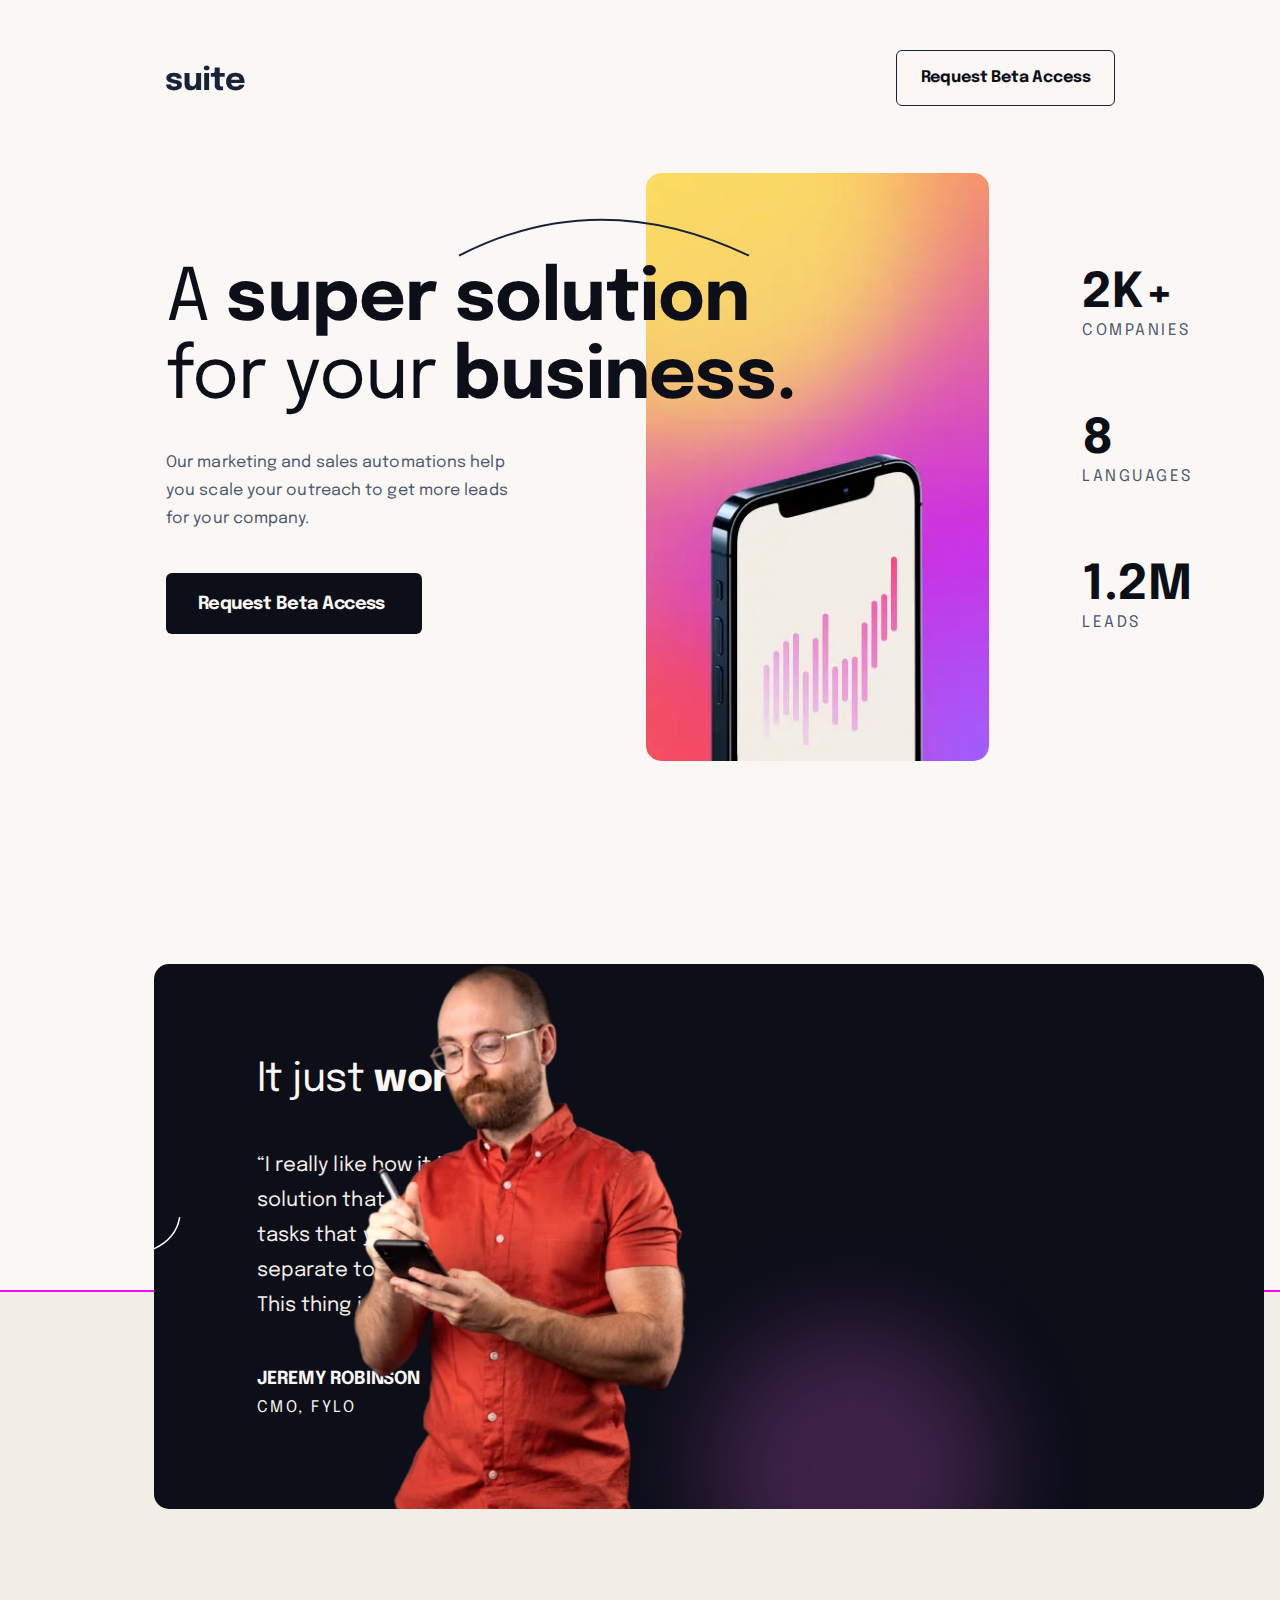
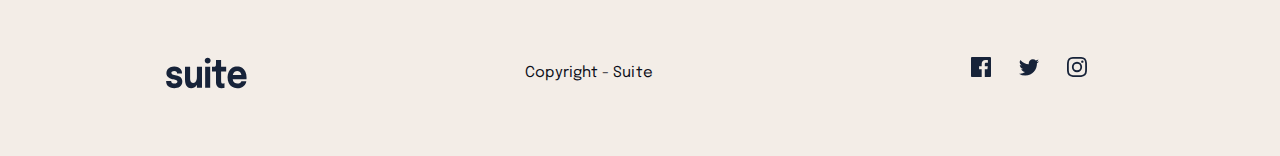
<file: index.html>
<!DOCTYPE html>
<html lang="en">

<head>
  <meta charset="UTF-8">
  <meta name="viewport" content="width=device-width, initial-scale=1.0">

  <link rel="icon" type="image/png" sizes="32x32" href="./assets/favicon-32x32.png">

  <!-- Google Fonts -->
  <link rel="preconnect" href="https://fonts.googleapis.com">
  <link rel="preconnect" href="https://fonts.gstatic.com" crossorigin>
  <link href="https://fonts.googleapis.com/css2?family=Epilogue:wght@400;600;700&display=swap" rel="stylesheet">

  <!-- CSS Stylesheet -->
  <link rel="stylesheet" href="css/reset.css">
  <link rel="stylesheet" href="css/style.css">

  <title>Frontend Mentor | Suite landing page</title>
</head>

<body>
  <header class="header container">
    <div class="header__logo">
      <img src="assets/logo.svg" alt="Suite logo">
    </div>
    <a href=" #" class="btnSecondary btnSecondary--hover">Request Beta Access</a>
  </header>

  <main class="main">
    <!-- HERO SECTION -->
    <div class="hero">
      <div class="hero__container container">
        <div class="hero__content">
          <img class="curve__line" src="assets/pattern-curved-line-1.svg" alt="curve line pattern">
          <h1 class="fs-750">A <span class="fw-700">super solution</span> <br> for your <span
              class="fw-700">business.</span></h1>

          <p class="fs-300 fw-400 text-grey">Our marketing and sales automations help you scale your outreach to
            get more leads for your company.</p>
          <a href=" #" class="btn btnPrimary btnPrimary--hover">Request Beta Access</a>
        </div>
        <picture class="hero__image">
          <source srcset="assets/image-hero-portrait.webp, assets/image-hero-portrait@2x.webp 2x" type="image/webp"
            media="(min-width: 768px)">
          <source srcset="assets/image-hero-portrait.png, assets/image-hero-portrait@2x.png 2x" type="image/png"
            media="(min-width: 768px)">
          <source srcset="assets/image-hero-landscape.webp, assets/image-hero-landscape@2x.webp 2x" type="image/webp">
          <source srcset="assets/image-hero-landscape.png, assets/image-hero-landscape@2x.png 2x" type="image/png">
          <img src="assets/image-hero-landscape.png" width="343" height="240" alt="Suite mobile app">
        </picture>
        <section class="stats">
          <div class="stats__content item-1">
            <h2 class="fs-700 fw-700">2K+</h2>
            <span class="uppercase text-grey letter-spacing-1">Companies</span>
          </div>
          <div class="stats__content item-1">
            <h2 class="fs-700 fw-700">8</h2>
            <span class="uppercase text-grey letter-spacing-1">Languages</span>
          </div>
          <div class="stats__content item-1">
            <h2 class="fs-700 fw-700">1.2M</h2>
            <span class="uppercase text-grey letter-spacing-1">Leads</span>
          </div>
        </section>
      </div>
    </div> <!-- end hero -->
    <!-- FEATURE -->
    <section class="feature">
      <div class="feature__container container">
        <div class="feature__bg">
          <div class="feature__content">

            <picture class="feature__photo">
              <source srcset="assets/image-jeremy-large.webp, assets/image-jeremy-large@2x.webp 2x" type="image/webp"
                media="(min-width: 768px)">
              <source srcset="assets/image-jeremy-large.png, assets/image-jeremy-large@2x.png 2x" type="image/png"
                media="(min-width: 1110px)">
              <source srcset="assets/image-jeremy-small.webp, assets/image-jeremy-small@2x.webp 2x" type="image/webp">
              <source srcset="assets/image-jeremy-small.png, assets/image-jeremy-small@2x.png 2x" type="image/png">
              <img src="assets/image-jeremy-small.png" width="243" height="395" alt="Jeremy using the Suite mobile app">
            </picture>
            <img src="assets/pattern-blur.svg" alt="blurred purple circle pattern" class="bg-pattern">

            <img class="feature__curved-line" src="assets/pattern-curved-line-2.svg" alt="">
            <section class="feature__text--content-box">
              <div class="feature__text-content">
                <h2 class="feature__heading fs-750">
                  It just <span class="fw-700">works.</span>
                </h2>
                <p class="feature__text fs-400 fw-400 text-cream">
                  “I really like how it is an all-in-one solution that handle many of
                  the tasks that you would normally need separate tools to do the same
                  job. This thing is a miracle worker.”
                <div class="feature__cmo-name">
                  <p class="uppercase fs-400 fw-700">Jeremy Robinson</p>
                  <span class="fs-300 uppercase fw-400">CMO, Fylo</span>
                </div>
              </div>
            </section>
          </div>
        </div>
      </div>
    </section>
  </main>
  <footer class="footer">
    <div class="footer__container container">
      <div class="footer__content">
        <a href="#" class="img-wrapper">
          <img src="assets/logo.svg" alt="suite logo" class="footer__logo">
        </a>
        <p class="copyright fs-200 fw-400">Copyright - Suite</p>
        <ul class="footer__socials">
          <li class="footer__social"><a href="#" class="img-wrapper" aria-label="Suite Facebook page"><img
                class="footer__social-icon" src="assets/icon-facebook.svg" alt="Facebook icon"></a></li>
          <li class="footer__social"><a href="#" class="img-wrapper" aria-label="Suite Facebook page"><img
                class="footer__social-icon" src="assets/icon-twitter.svg" alt="Twitter icon"></a></li>
          <li class="footer__social"><a href="#" class="img-wrapper" aria-label="Suite Facebook page"><img
                class="footer__social-icon" src="assets/icon-instagram.svg" alt="Instagram icon"></a></li>
        </ul>
      </div>
    </div>
  </footer>
</body>

</html>
</file>
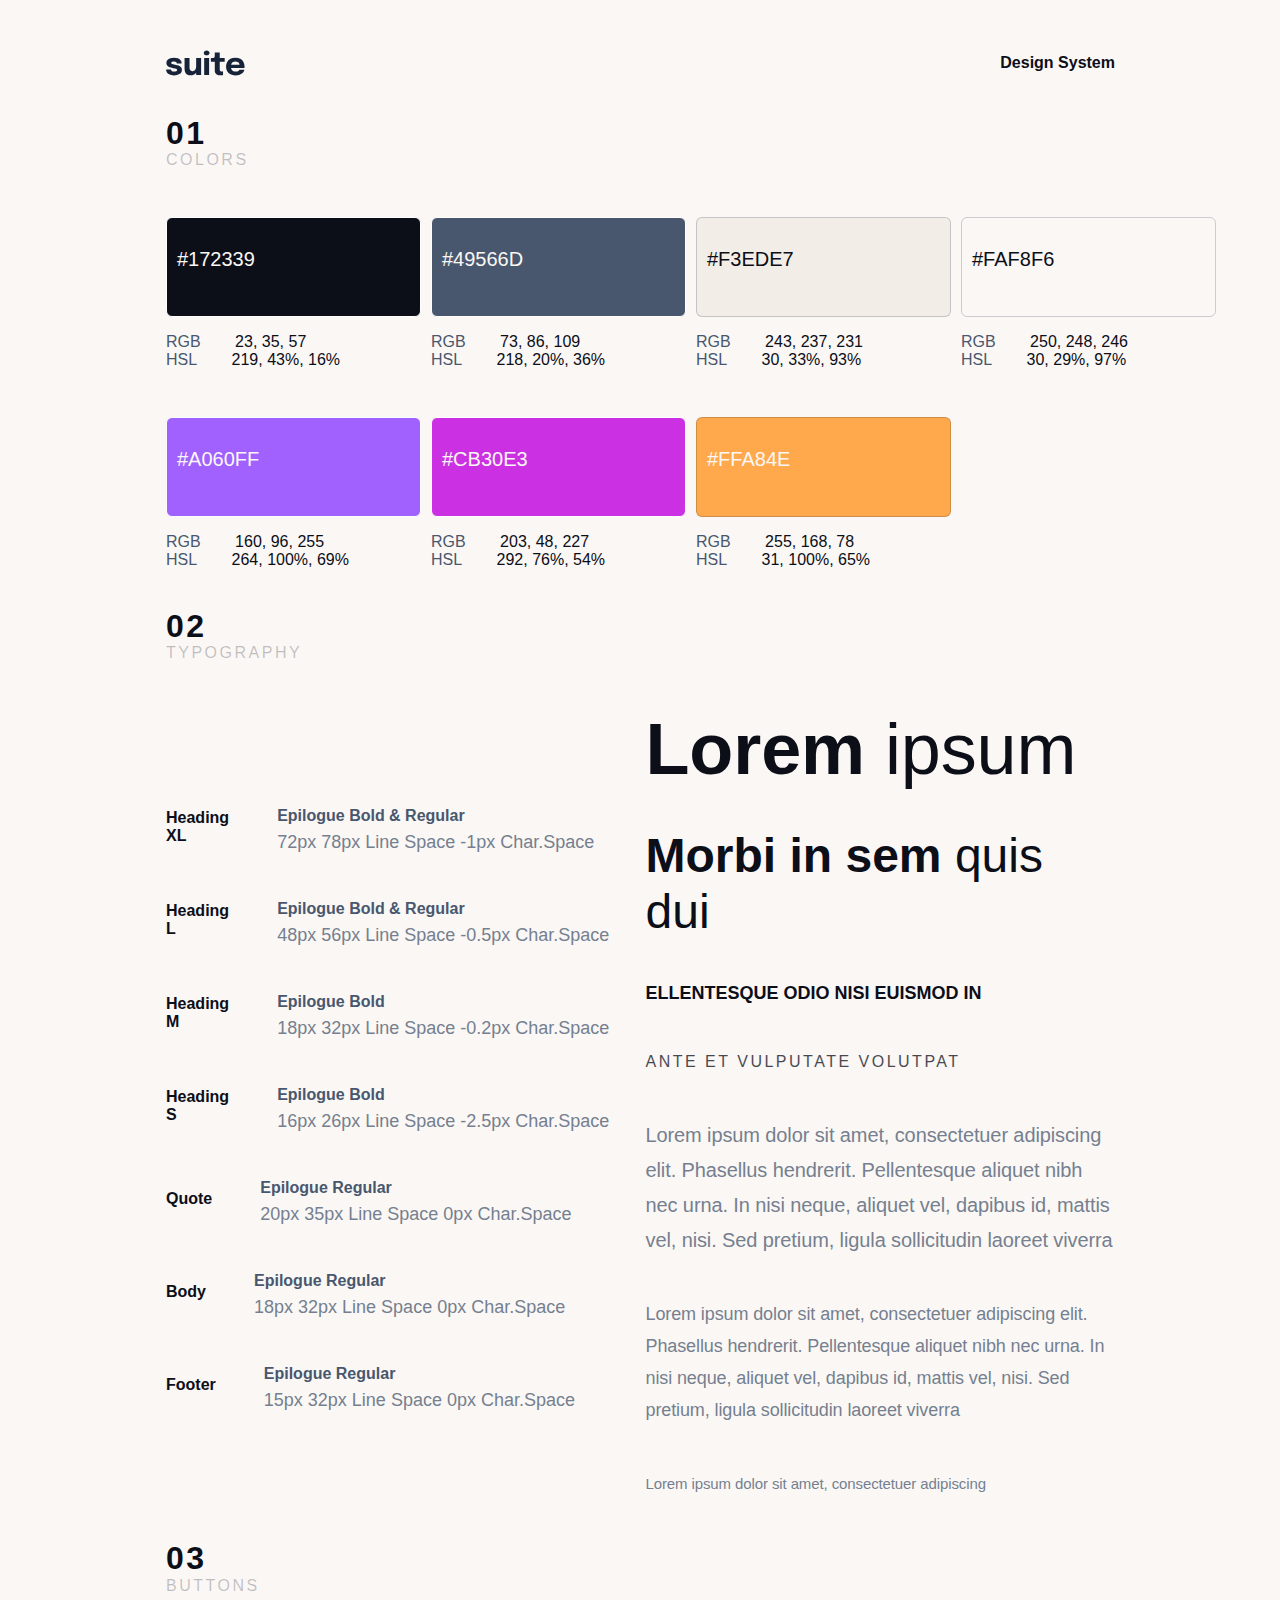
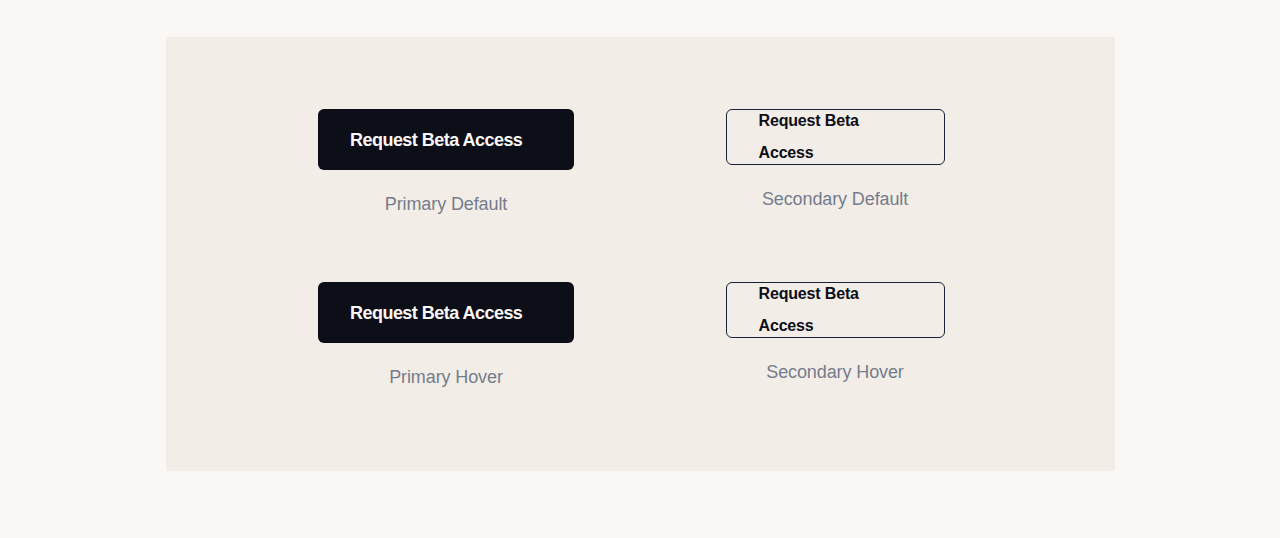
<file: design_system.html>
<!DOCTYPE html>
<html lang="en">

<head>
  <meta charset="UTF-8">
  <meta http-equiv="X-UA-Compatible" content="IE=edge">
  <meta name="viewport" content="width=device-width, initial-scale=1.0">
  <link rel="stylesheet" href="css/reset.css">
  <link rel="stylesheet" href="css/style.css">
  <title>Design System</title>
</head>

<body>
  <div class="container">

    <div class="flex">
      <img src="assets/logo.svg" alt="suite logo">
      <h1 class="fs-300" style="font-weight: 700">Design System</h1>
    </div>

    <section style="margin: 4rem 0">

      <h2 class="numbered-title" style="margin-bottom: 4.8rem"><span class="fs-600">01</span> colors</h2>

      <div class="flex">
        <div style="flex-grow: 0">
          <div class="bg-dark text-white ff-serif fs-500"
            style="margin-bottom: 16px; width: 255px; height: 100px; padding: 3rem 1rem 1rem; border: 1px solid white; border-radius: 6px">
            #172339</div>
          <p><span class="text-grey" style="padding-right: 3rem">RGB</span> 23, 35, 57</p>
          <p><span class="text-grey" style="padding-right: 3rem">HSL</span> 219, 43%, 16%</p>
        </div>
        <div style="flex-grow: 0;">
          <div class="bg-grey text-white ff-serif fs-500"
            style="margin-bottom: 16px; width: 255px; height: 100px;padding: 3rem 1rem 1rem; border: 1px solid white; border-radius: 6px">
            #49566D</div>
          <p><span class="text-grey" style="padding-right: 3rem">RGB</span> 73, 86, 109</p>
          <p><span class="text-grey" style="padding-right: 3rem">HSL</span> 218, 20%, 36%</p>
        </div>
        <div style="flex-grow: 0;">
          <div class="bg-cream text-dark ff-serif fs-500"
            style="margin-bottom: 16px; width: 255px; height: 100px; padding: 3rem 1rem 1rem; border: 1px solid rgba(23, 35, 57, 0.201979); border-radius: 6px">
            #F3EDE7</div>
          <p><span class="text-grey" style="padding-right: 3rem">RGB</span> 243, 237, 231</p>
          <p><span class="text-grey" style="padding-right: 3rem">HSL</span> 30, 33%, 93%</p>
        </div>
        <div style="flex-grow: 1;">
          <div class="bg-light text-dark ff-serif fs-500"
            style="margin-bottom: 16px; width: 255px; height: 100px; padding: 3rem 1rem 1rem; border: 1px solid rgba(23, 35, 57, 0.201979); border-radius: 6px">
            #FAF8F6</div>
          <p><span class="text-grey" style="padding-right: 3rem">RGB</span> 250, 248, 246</p>
          <p><span class="text-grey" style="padding-right: 3rem">HSL</span> 30, 29%, 97%</p>
        </div>
      </div>
      <!-- Bottom colors -->
      <div class="flex" style="margin-top: 4.8rem">
        <div style="flex-grow: 0;">
          <div class="bg-purple text-white ff-serif fs-500"
            style="margin-bottom: 16px; width: 255px; height: 100px; padding: 3rem 1rem 1rem; border: 1px solid white; border-radius: 6px">
            #A060FF</div>
          <p><span class="text-grey" style="padding-right: 3rem">RGB</span> 160, 96, 255</p>
          <p><span class="text-grey" style="padding-right: 3rem">HSL</span> 264, 100%, 69%</p>
        </div>
        <div style="flex-grow: 0;">
          <div class="bg-pink text-white ff-serif fs-500"
            style="margin-bottom: 16px; width: 255px; height: 100px;padding: 3rem 1rem 1rem; border: 1px solid white; border-radius: 6px">
            #CB30E3</div>
          <p><span class="text-grey" style="padding-right: 3rem">RGB</span> 203, 48, 227</p>
          <p><span class="text-grey" style="padding-right: 3rem">HSL</span> 292, 76%, 54%</p>
        </div>
        <div style="flex-grow: 1;">
          <div class="bg-orange text-white ff-serif fs-500"
            style="margin-bottom: 16px; width: 255px; height: 100px; padding: 3rem 1rem 1rem; border: 1px solid rgba(23, 35, 57, 0.201979); border-radius: 6px">
            #FFA84E</div>
          <p><span class="text-grey" style="padding-right: 3rem">RGB</span> 255, 168, 78</p>
          <p><span class="text-grey" style="padding-right: 3rem">HSL</span> 31, 100%, 65%</p>
        </div>
      </div>
    </section>

    <section style="margin: 4rem 0">
      <h2 class="numbered-title" style="margin-bottom: 4.8rem"><span class="fs-600">02</span> typography</h2>

      <div class="flex">
        <div class="flow" style="flex-basis: 100%; --flow-space: 4rem;">
          <div style="display: flex; flex-direction: row; gap: 4.8rem; align-items: center">
            <p class="text-dark fw-700" style="display: block;">Heading <span class="d-block">XL</span></p>
            <div>
              <p class="text-grey fw-600" style="line-height: 3.2rem;">Epilogue Bold & Regular</p>
              <p class="fs-400 text-grey" style="opacity: .75">72px 78px Line Space -1px Char.Space</p>
            </div>
          </div>
          <div style="display: flex; flex-direction: row; gap: 4.8rem; align-items: center">
            <p class="text-dark fw-700" style="display: block;">Heading <span class="d-block">L</span></p>
            <div>
              <p class="text-grey fw-600" style="line-height: 3.2rem;">Epilogue Bold & Regular</p>
              <p class="fs-400 text-grey" style="opacity: .75">48px 56px Line Space -0.5px Char.Space</p>
            </div>
          </div>
          <div style="display: flex; flex-direction: row; gap: 4.8rem; align-items: center">
            <p class="text-dark fw-700" style="display: block;">Heading <span class="d-block">M</span></p>
            <div>
              <p class="text-grey fw-600" style="line-height: 3.2rem;">Epilogue Bold</p>
              <p class="fs-400 text-grey" style="opacity: .75">18px 32px Line Space -0.2px Char.Space</p>
            </div>
          </div>
          <div style="display: flex; flex-direction: row; gap: 4.8rem; align-items: center">
            <p class="text-dark fw-700" style="display: block;">Heading <span class="d-block">S</span></p>
            <div>
              <p class="text-grey fw-600" style="line-height: 3.2rem;">Epilogue Bold</p>
              <p class="fs-400 text-grey" style="opacity: .75">16px 26px Line Space -2.5px Char.Space</p>
            </div>
          </div>
          <div style="display: flex; flex-direction: row; gap: 4.8rem; align-items: center">
            <p class="text-dark fw-700"><span class="display: inline;">Quote</span> </p>
            <div>
              <p class="text-grey fw-600" style="line-height: 3.2rem;">Epilogue Regular</p>
              <p class="fs-400 text-grey" style="opacity: .75">20px 35px Line Space 0px Char.Space</p>
            </div>
          </div>
          <div style="display: flex; flex-direction: row; gap: 4.8rem; align-items: center">
            <p class="text-dark fw-700"><span class="display: inline;">Body</span> </p>
            <div>
              <p class="text-grey fw-600" style="line-height: 3.2rem;">Epilogue Regular</p>
              <p class="fs-400 text-grey" style="opacity: .75">18px 32px Line Space 0px Char.Space</p>
            </div>
          </div>
          <div style="display: flex; flex-direction: row; gap: 4.8rem; align-items: center">
            <p class="text-dark fw-700"><span class="display: inline;">Footer</span> </p>
            <div>
              <p class="text-grey fw-600" style="line-height: 3.2rem;">Epilogue Regular</p>
              <p class="fs-400 text-grey" style="opacity: .75">15px 32px Line Space 0px Char.Space</p>
            </div>
          </div>
        </div>
        <!--end of left column-->

        <div class="flow" style="flex-basis: 100%; --flow-space: 4rem;">
          <div>
            <p class="fs-800 letter-spacing-2" style="line-height: 78px"><span class="fw-700">Lorem</span> ipsum</p>
          </div>
          <div>
            <p class="fs-700" style="line-height: 56px"><span class="fw-700">Morbi in sem </span>quis dui</p>
          </div>
          <div>
            <p class="fs-400 uppercase fw-700" style="line-height: 26px">ellentesque odio nisi euismod in</p>
          </div>
          <div>
            <p class="fs-300 uppercase fw-400 letter-spacing-1" style="line-height: 32px; opacity: .75">ante et
              vulputate volutpat</p>
          </div>
          <div>
            <p class="fs-500 fw-400 letter-spacing-2 text-grey" style="line-height: 35px; opacity: .75">Lorem
              ipsum
              dolor sit amet, consectetuer adipiscing elit. Phasellus hendrerit. Pellentesque aliquet nibh nec urna. In
              nisi neque, aliquet vel, dapibus id, mattis vel, nisi. Sed pretium, ligula sollicitudin laoreet viverra
            </p>
          </div>
          <div>
            <p class="fs-400 fw-400 letter-spacing-2 text-grey" style="line-height: 32px; opacity: .75">Lorem
              ipsum dolor sit amet, consectetuer adipiscing elit. Phasellus hendrerit. Pellentesque aliquet nibh nec
              urna. In
              nisi neque, aliquet vel, dapibus id, mattis vel, nisi. Sed pretium, ligula sollicitudin laoreet viverra
            </p>
          </div>
          <div>
            <p class="fs-200 fw-400 letter-spacing-2 text-grey" style="line-height: 35px; opacity: .75">Lorem
              ipsum dolor sit amet, consectetuer adipiscing
            </p>
          </div>
        </div>
      </div>
    </section>

    <!-- BUTTONS -->

    <h2 class="fs-sans numbered-title uppercase fs-300" style="margin-bottom: 4.2rem"><span class="fs-600">03</span>
      buttons
    </h2>

    <section class="btnContainer bg-cream">
      <section>
        <div
          style="display: flex; flex-direction: row; justify-content: center; width: 256px; height: 117px; margin-bottom: 5.6rem;">
          <div>
            <a href=" #" class="btn btnPrimary">Request Beta Access</a>
            <p class="fs-400 fw-400 text-grey letter-spacing-2"
              style="margin-top: 24px; text-align: center; opacity: .75">Primary
              Default</p>
          </div>
        </div>
        <div style="display: flex; flex-direction: row; justify-content: center; width: 256px; height: 117px;">
          <div>
            <a href=" #" class="btn btnPrimary btnPrimary--hover">Request Beta Access</a>
            <p class="fs-400 fw-400 text-grey letter-spacing-2"
              style="margin-top: 24px; text-align: center; opacity: .75">Primary Hover
            </p>
          </div>
        </div>
      </section>
      <section>
        <div
          style="display: flex; flex-direction: row; justify-content: center; width: 256px; height: 117px; margin-bottom: 5.6rem;">
          <div>
            <a href=" #" class="btn btnSecondary">Request Beta Access</a>
            <p class="fs-400 fw-400 text-grey letter-spacing-2"
              style="margin-top: 24px; text-align: center; opacity: .75">Secondary
              Default</p>
          </div>
        </div>
        <div style="display: flex; flex-direction: row; justify-content: center; width: 256px; height: 117px;">
          <div>
            <a href=" #" class="btn btnSecondary btnSecondary--hover">Request Beta Access</a>
            <p class="fs-400 fw-400 text-grey letter-spacing-2"
              style="margin-top: 24px; text-align: center; opacity: .75">Secondary
              Hover</p>
          </div>
        </div>
      </section>
      <!-- <div>
        <a href="#" class="btn btnPrimary btnPrimary--hover">Request Beta Access</a>
        <p style="text-align: center; margin-top: 24px">Primary Hover</p>
      </div> -->

      <!-- <div>
        <div style="width: 256px; height: 117px;">
          <a href="#" class="btnSecondary">Request Beta Access</a>
          <p>Secondary Default</p>
        </div>
        <div>
          <a href="#" class="btn">Request Beta Access</a>
          <p>Secondary Default</p>
        </div>
      </div> -->


    </section>

  </div>
</body>

</html>
</file>
<file: css/style.css>
/* ------------------- */
/* Custom properties   */
/* ------------------- */

:root {
  /* colors */
  --clr-dark: 230 35% 7%;
  --clr-grey: 218, 20%, 36%;
  --clr-cream: 30, 33%, 93%;
  --clr-purple: 264 100% 69%;
  --clr-pink: 292 76% 54%;
  --clr-orange: 31 100% 65%;
  --clr-white: 30 29% 97%;

  /* font-sizes */
  --fs-900: clamp(5rem, 8vw + 1rem, 9.375rem);
  --fs-800: 7.2rem;
  --fs-700: 4.8rem;
  --fs-750: 4rem;
  --fs-600: 3.2rem;
  --fs-500: 2rem;
  --fs-400: 1.8rem;
  --fs-300: 1.6rem;
  --fs-200: 1.5rem;
  --fs-100: 1.4rem;

  /* font-families */
  --ff-sans: "Epilogue", sans-serif;
}

@media screen and (min-width: 48rem) {
  :root {
    --fs-800: 5.6rem;
  }
}

@media screen and (min-width: 69.375rem) {
  :root {
    /* font-sizes */
    --fs-800: 7.2rem;
  }
}

/* ------------------- */
/* Utility classes     */
/* ------------------- */

/* general */

.flex {
  display: flex;
  justify-content: space-between;
  align-items: center;
  gap: var(--gap, 1rem);
}

.grid {
  display: grid;
  gap: var(--gap, 1rem);
}

.d-block {
  display: block;
}

.flow > *:where(:not(:first-child)) {
  margin-top: var(--flow-space, 1rem);
}

.flow--space-small {
  --flow-space: 0.75rem;
}

.container {
  width: 100%;
  max-width: 40rem;
  margin: 0 auto;
  padding: 2.4rem 1.6rem 0 1.6rem;
}

.sr-only {
  position: absolute;
  width: 1px;
  height: 1px;
  padding: 0;
  margin: -1px;
  overflow: hidden;
  clip: rect(0, 0, 0, 0);
  white-space: nowrap; /* added line */
  border: 0;
}

.skip-to-content {
  position: absolute;
  z-index: 9999;
  background: hsl(var(--clr-white));
  color: hsl(var(--clr-dark));
  padding: 0.5em 1em;
  margin-inline: auto;
  transform: translateY(-100%);
  transition: transform 250ms ease-in;
}

.skip-to-content:focus {
  transform: translateY(0);
}

/* colors */

.bg-dark {
  background-color: hsl(var(--clr-dark));
}
.bg-grey {
  background-color: hsl(var(--clr-grey));
}
.bg-cream {
  background-color: hsl(var(--clr-cream));
}
.bg-light {
  background-color: hsl(var(--clr-light));
}
.bg-purple {
  background-color: hsl(var(--clr-purple));
}
.bg-pink {
  background-color: hsl(var(--clr-pink));
}
.bg-orange {
  background-color: hsl(var(--clr-orange));
}

.text-dark {
  color: hsl(var(--clr-dark));
}
.text-grey {
  color: hsl(var(--clr-grey));
}
.text-cream {
  color: hsl(var(--clr-cream));
}
.text-white {
  color: hsl(var(--clr-white));
}

/* typography */

.ff-serif {
  font-family: var(--ff-serif);
}

.fw-700 {
  font-weight: 700;
}
.fw-600 {
  font-weight: 600;
}
.fw-400 {
  font-weight: 400;
}

.letter-spacing-1 {
  letter-spacing: 2.5px;
}
.letter-spacing-2 {
  letter-spacing: -0.11px;
}
.letter-spacing-3 {
  letter-spacing: 0.5px;
}
.letter-spacing-4 {
  letter-spacing: 0.2px;
}

.uppercase {
  text-transform: uppercase;
}

.fs-900 {
  font-size: var(--fs-900);
}
.fs-800 {
  font-size: var(--fs-800);
}
.fs-750 {
  font-size: var(--fs-750);
}
.fs-700 {
  font-size: var(--fs-700);
}
.fs-600 {
  font-size: var(--fs-600);
}
.fs-500 {
  font-size: var(--fs-500);
}
.fs-400 {
  font-size: var(--fs-400);
}
.fs-300 {
  font-size: var(--fs-300);
}
.fs-200 {
  font-size: var(--fs-200);
}
.fs-100 {
  font-size: var(--fs-100);
}

.fs-900,
.fs-800,
.fs-700,
.fs-600 {
  line-height: 1.1;
}

.numbered-title {
  font-family: var(--ff-sans);
  font-size: var(--fs-300);
  color: hsl(var(--clr-dark) / 0.25);
  text-transform: uppercase;
  letter-spacing: 2.5px;

  width: 190px;
}

.numbered-title span {
  display: block;
  margin-right: 0.5em;
  font-weight: 700;
  color: hsl(var(--clr-dark));
}

/* HEADER */
.header {
  display: flex;
  justify-content: space-between;
  align-items: center;
  padding-bottom: 5.8rem;
}

/* HERO */
.hero__container {
  position: relative;
  /* outline: 2px solid red; */
}
.curve__line {
  display: block;
  position: absolute;
  width: 40%;
  top: 0;
  right: 13%;
}

.hero__content {
  margin-bottom: 5.6rem;
}

.hero__content h1 {
  margin-bottom: 3.2rem;
}

.hero__content p {
  line-height: 28px;
  letter-spacing: 0.09px;
  margin-bottom: 3.2rem;
}

.hero__image {
  margin-bottom: 5.6rem;
}

/* STATS */

.stats {
  display: flex;
  flex-direction: column;
  justify-content: center;
  align-items: center;
}

.stats__content {
  display: flex;
  flex-direction: column;
  justify-content: center;
  align-items: center;
  margin-bottom: 3.2rem;
}

/* FEATURE */
.feature {
  color: hsl(var(--clr-white));
  text-align: center;
}

.feature__bg {
  position: absolute;
  bottom: 0;
  left: 0;
  width: 100%;
  height: 95%;

  background-color: hsl(var(--clr-dark));
  border-radius: 15px;
  z-index: -1;
}
.feature__container {
  position: relative;
  min-height: 748px;
  overflow: hidden;
  z-index: 1;
  /* outline: 2px solid blue; */
}

.feature__content {
  display: flex;
  flex-direction: column;
  align-items: center;
  z-index: 2;

  /* position: absolute;
  bottom: 0; */
  /* outline: 2px solid magenta; */
}

.feature__img--container {
  position: relative;
  width: min(100%, 53.8rem);
  height: 39.5rem;
  overflow-y: clip;
  outline: 2px solid yellow;
  top: -15%;
  /* z-index: 3; */
}

.feature__photo {
  width: 60%;
  /* height: 100%; */
  position: absolute;
  bottom: 0;
  left: 0;
  /* z-index: 4; */
}

.feature__photo img {
  width: 100%;
  height: 100%;
  object-fit: contain;
}

.feature__curved-line {
  margin: 4rem 0;
  width: 5rem;
  height: 4rem;
}

.feature__heading {
  line-height: 48px;
  letter-spacing: -0.42px;
  margin-bottom: 4rem;
}

.feature__text {
  line-height: 32px;
  letter-spacing: 0.09px;
  margin-bottom: 4rem;
  text-align: center;
}

.feature__cmo-name {
  margin-bottom: 6.4rem;
}
.feature__cmo-name p {
  line-height: 32px;
  letter-spacing: -0.18px;
}

.feature__cmo-name span {
  line-height: 26px;
  letter-spacing: 2.5px;
}

.bg-pattern {
  width: 53.8rem;
  max-width: unset;
  height: 53.8rem;
  position: absolute;
  left: 50%;
  bottom: -33%;
  transform: translateX(-50%);
  z-index: 1;
  opacity: 0.5;
}

/* FOOTER */

.footer__container {
  display: flex;
  flex-direction: column;
  justify-content: center;
  align-items: center;
  background-color: hsl(var(--clr-cream));
  min-height: 420px;
  margin-top: -78px;
}

.footer__content {
  display: flex;
  flex-direction: column;
  justify-content: center;
  align-items: center;
}

.footer__logo {
  margin-bottom: 3.3rem;
}

.copyright {
  line-height: 32px;
  letter-spacing: 0.08px;
  margin-bottom: 3.3rem;
}

.footer__socials {
  display: flex;
  justify-content: center;
  align-items: center;
  margin-bottom: 0;
}

.footer__social {
  list-style-type: none;
  padding-right: 2.8rem;
}

/* BUTTONS */
.btnContainer {
  display: flex;
  max-width: 111rem;
  min-height: 434px;
  justify-content: space-between;
  padding: 7.2rem 15.2rem;
}

.btn {
  display: flex;
  justify-content: center;
  align-items: center;
  flex-direction: row;
  width: 256px;
  height: 61px;
  padding: 15px 32px;
  text-decoration: none;
  border-radius: 6px;
}

.btnPrimary {
  display: inline-block;
  background-color: hsl(var(--clr-dark));
  color: hsl(var(--clr-white));
  font-weight: 700;
  font-size: var(--fs-400);
  line-height: 32px;
  letter-spacing: -0.53px;
}

.btnPrimary--hover:hover {
  background: linear-gradient(135deg, #a060ff 0%, #cb30e3 49.21%, #ffa84e 100%);
  color: hsl(var(--clr-white));
}

.btnSecondary {
  display: flex;
  justify-content: center;
  align-items: center;
  width: 182px;
  height: 48px;
  text-decoration: none;
  border-radius: 6px;
  color: hsl(var(--clr-dark));
  font-weight: 700;
  letter-spacing: -0.14px;
  border: 1px solid #172339;
  font-size: var(--fs-100);
}

.btnSecondary--hover:hover {
  color: hsl(var(--clr-white));
  background-color: hsl(var(--clr-dark));
}

/* Tablet Media Query */
@media screen and (min-width: 48rem) {
  .container {
    max-width: 768px;
    padding: 4rem 4rem 0 3.9rem;
  }

  .header {
    padding-bottom: 8rem;
  }

  .hero__container {
    display: grid;
    grid-template-columns: repeat(4, 1fr);
    grid-template-rows: repeat(2, 1fr);
    padding-top: 0;
  }

  .curve__line {
    width: 29%;
    top: 6%;
    right: 36%;
  }
  .hero__content {
    grid-column: 1 / 4;
    grid-row: 1 / 3;
    padding-top: 8.8rem;
    max-width: 573px;
    max-height: 482px;
  }

  .hero__content h1 {
    font-size: var(--fs-800);
    line-height: 64px;
    letter-spacing: -0.78px;
  }

  .hero__content p {
    width: 350px;
    margin-bottom: 4rem;
  }

  .hero__image {
    display: block;
    width: 100%;
    max-width: 281px;
    height: 100%;
    grid-column: 2 / 5;
    grid-row: 1 / 3;
    z-index: -1;
    margin-bottom: 0;
  }

  picture {
    position: relative;
  }
  .hero__image img {
    display: block;
    max-width: 281px;
    height: 100%;
    border-radius: 15px;
    object-fit: cover;
    position: absolute;
    right: -20%;
  }

  .stats {
    width: 100%;
    flex-direction: row;
    justify-content: space-evenly;
    gap: 1rem;
    margin-top: 8.8rem;
    margin-bottom: 10.5rem;
  }

  .stats__content.item-1 {
    width: 223px;
    grid-column: 1 / 4;
  }

  .stats__content h2 {
    line-height: 56px;
  }

  .feature__container {
    padding-top: 0;
  }

  .feature__bg {
    width: 689px;
    max-height: 682px;
    left: 19%;
    padding-bottom: 5.9rem;
    overflow: hidden;
  }

  .feature__photo {
    left: 16%;
  }

  .bg-pattern {
    left: 63%;
    bottom: -42%;
  }

  .feature__curved-line {
    position: relative;
    left: 10%;
  }

  .feature__text--content-box {
    margin-left: 117px;
  }

  .feature__text-content {
    width: 573px;
    margin-left: 50.5px;
  }

  .feature__heading {
    letter-spacing: -0.42px;
  }
  .feature__text {
    width: 573px;
  }

  .footer__container {
    margin-top: -480px;
    min-height: 640px;
    justify-content: center;
    align-items: flex-end;
    flex-direction: row;
  }

  .footer__logo {
    width: 81px;
    height: 32px;
    margin-bottom: 0;
  }

  .copyright {
    margin-bottom: 0;
  }

  .footer__content {
    display: flex;
    flex-direction: row;
    justify-content: space-between;
    align-items: center;
    width: 100%;
    margin-bottom: 7.2rem;
  }

  .footer__socials {
    margin: 0;
  }

  .btnSecondary {
    width: 219px;
    height: 56px;
    font-size: var(--fs-300);
    line-height: 32px;
    letter-spacing: -0.16px;
  }
}

/* Desktop Media Query */
@media screen and (min-width: 69.375rem) {
  .container {
    max-width: 1440px;
    padding: 5rem 16.5rem 6.7rem 16.6rem;
    margin: 0;
  }

  .hero {
    width: 100%;
    /* max-width: 1440px; */
    /* outline: 2px solid blue; */
  }

  .hero__container {
    display: flex;
    /* padding-left: 0;
    padding-right: 0; */
    padding-top: 0;
    padding-bottom: 0;
    /* outline: 2px solid green; */
  }

  .curve__line {
    position: absolute;
    width: 46%;
    top: 11%;
    left: 46%;
  }

  .hero__content {
    position: relative;
    width: 100%;
    max-width: 635px;
    max-height: 405px;
  }
  .hero__content h1 {
    width: 635px;
    line-height: 78px;
  }

  .hero__image img {
    display: block;
    position: relative;
    top: 0;
    right: 55%;
    /* width: 100%; */
    max-width: 350px;
    height: 100%;
    border-radius: 15px;
    object-fit: cover;
  }

  .stats {
    flex-direction: column;
    justify-content: center;
    align-items: center;
    /* outline: 2px solid orange; */
    max-width: 190px;
    max-height: 375px;
  }

  .stats__content {
    justify-content: center;
    align-items: flex-start;
    margin-bottom: 6.3rem;
  }

  .stats__content:last-child {
    margin-bottom: 0;
  }

  .stats__content.item-1 {
    width: 190px;
    grid-column: 1 / 4;
    /* outline: 2px solid magenta; */
  }

  .feature__bg {
    width: 1110px;
    max-height: 545px;
    left: 12%;
    padding-bottom: 0;
    border-radius: 15px;
  }

  .feature__img--container {
    height: 100%;
  }

  .feature__photo {
    left: 3%;
    top: 0;
  }

  .feature__curved-line {
    left: -2%;
  }

  .feature__content {
    /* overflow-y: hidden; */
    width: 1110px;
    height: 545px;
    flex-direction: row;
    /* outline: 2px solid yellow; */
    position: absolute;
  }

  .feature__container {
    overflow: hidden;
  }
  .feature__text--content-box {
    width: 350px;
    margin-left: 5.3rem;
  }

  .feature__text-content {
    width: 350px;
    max-height: 369px;
    margin-left: 0;
  }

  .feature__heading {
    line-height: 56px;
    text-align: left;
  }
  .feature__text {
    width: 350px;
    text-align: left;
    font-size: 2rem;
    line-height: 35px;
  }

  .feature__cmo-name {
    margin-bottom: 0;
    text-align: left;
  }

  .footer__container {
    outline: 2px solid magenta;
    min-height: 464px;
    margin-top: -217px;
  }

  .footer__content {
    margin-bottom: 0;
    display: flex;
    align-items: start;
  }
}
</file>
